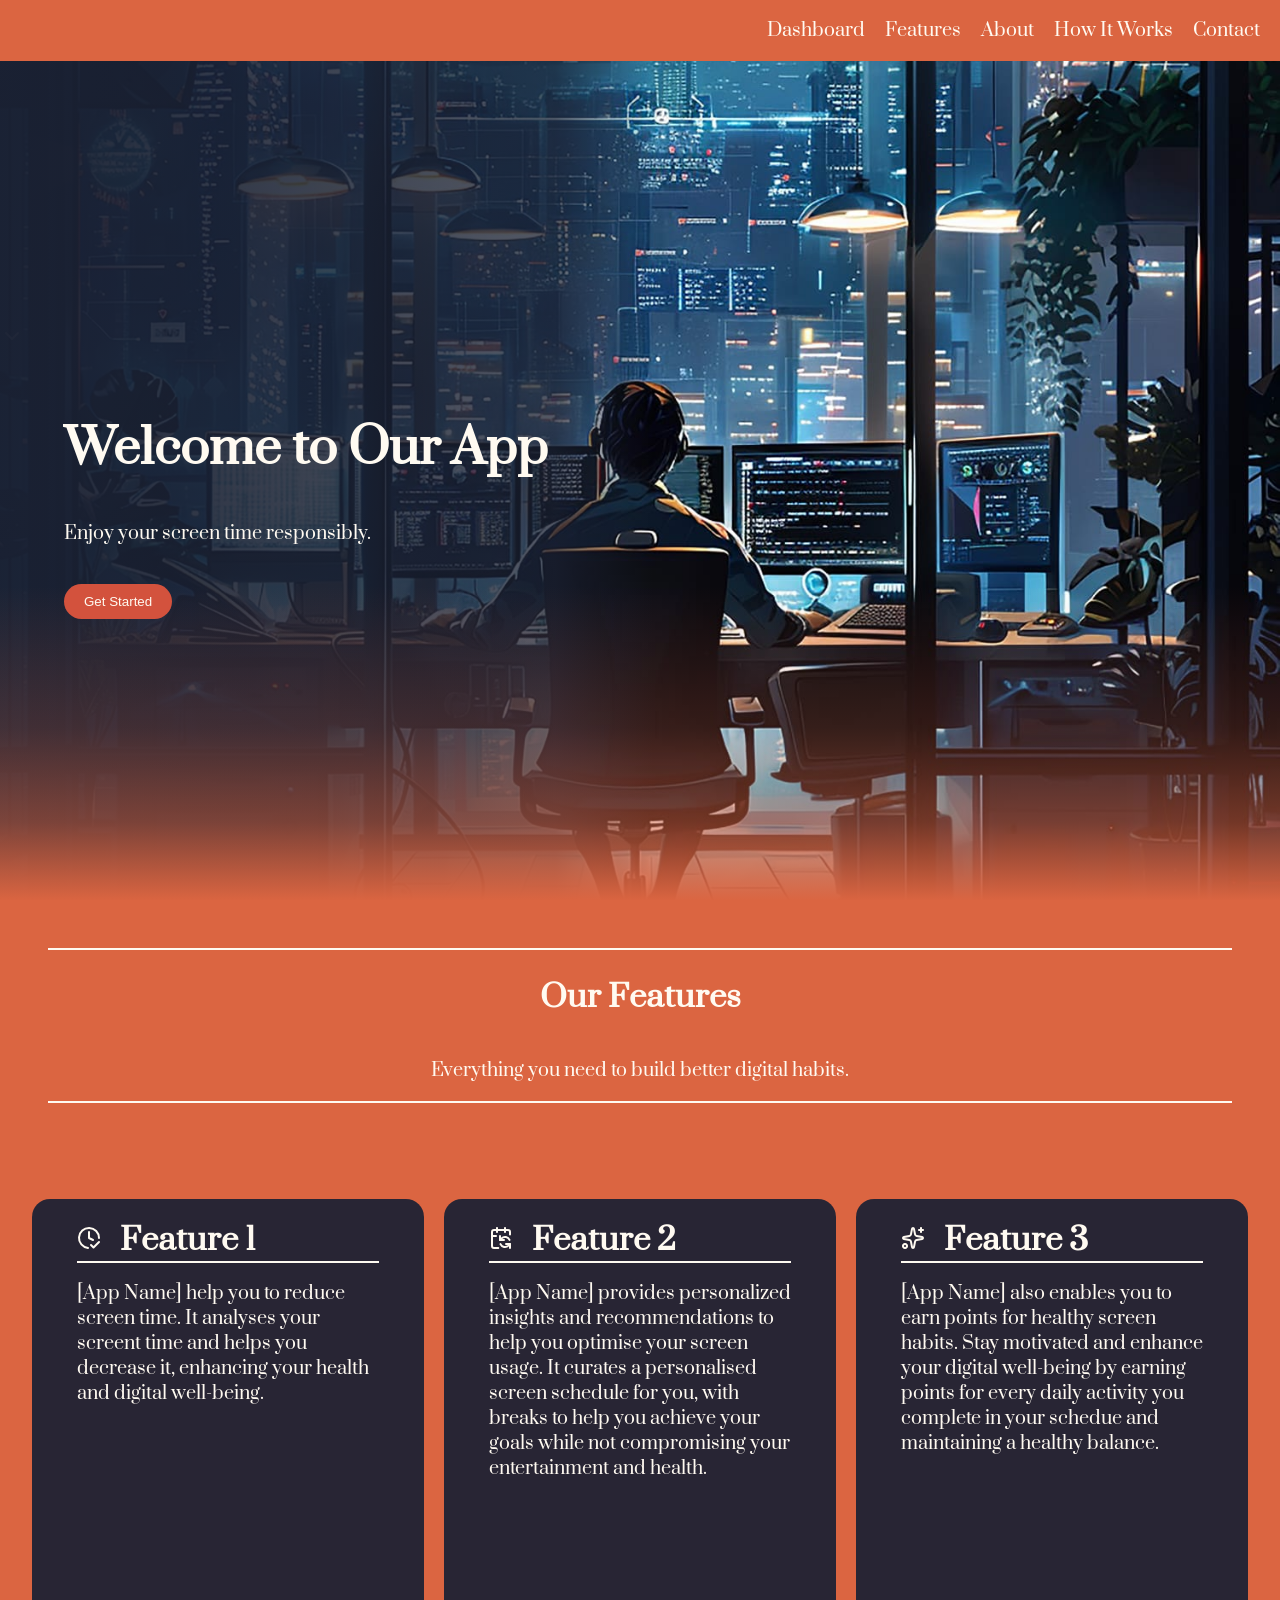
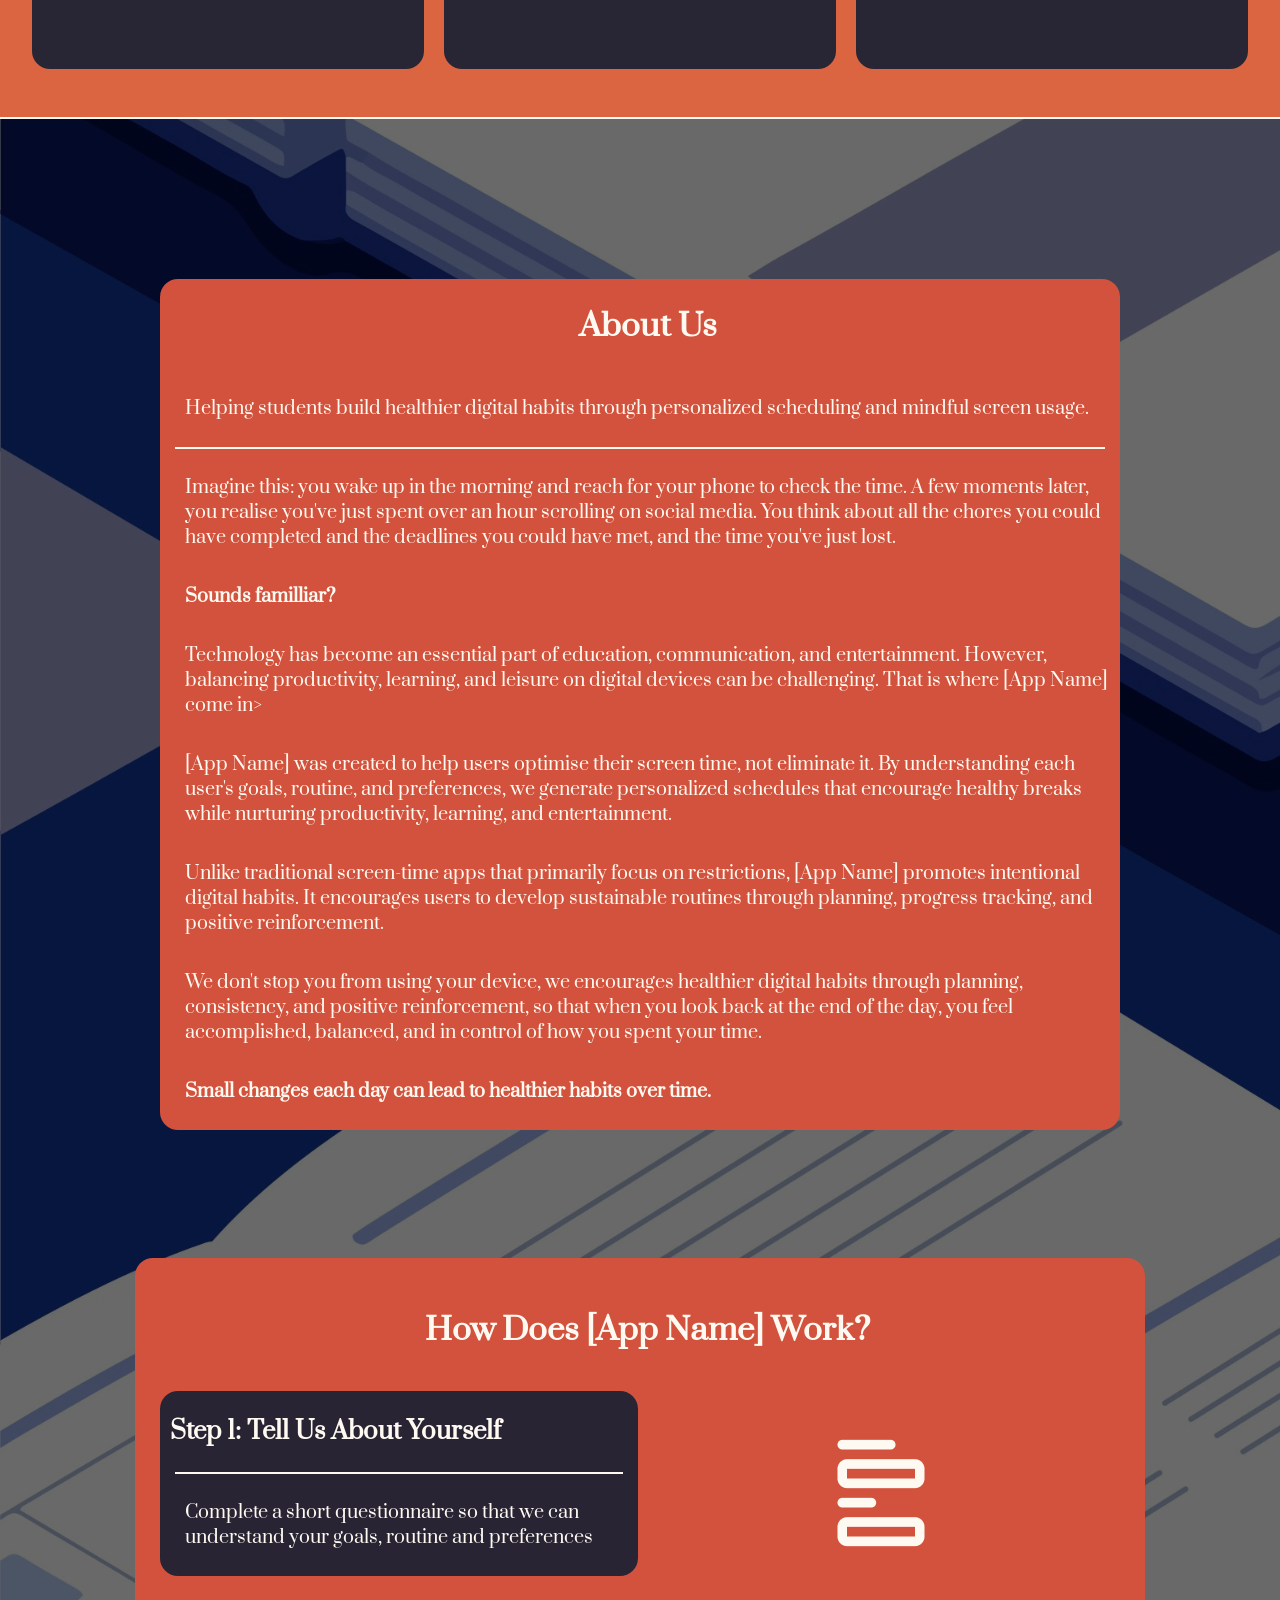
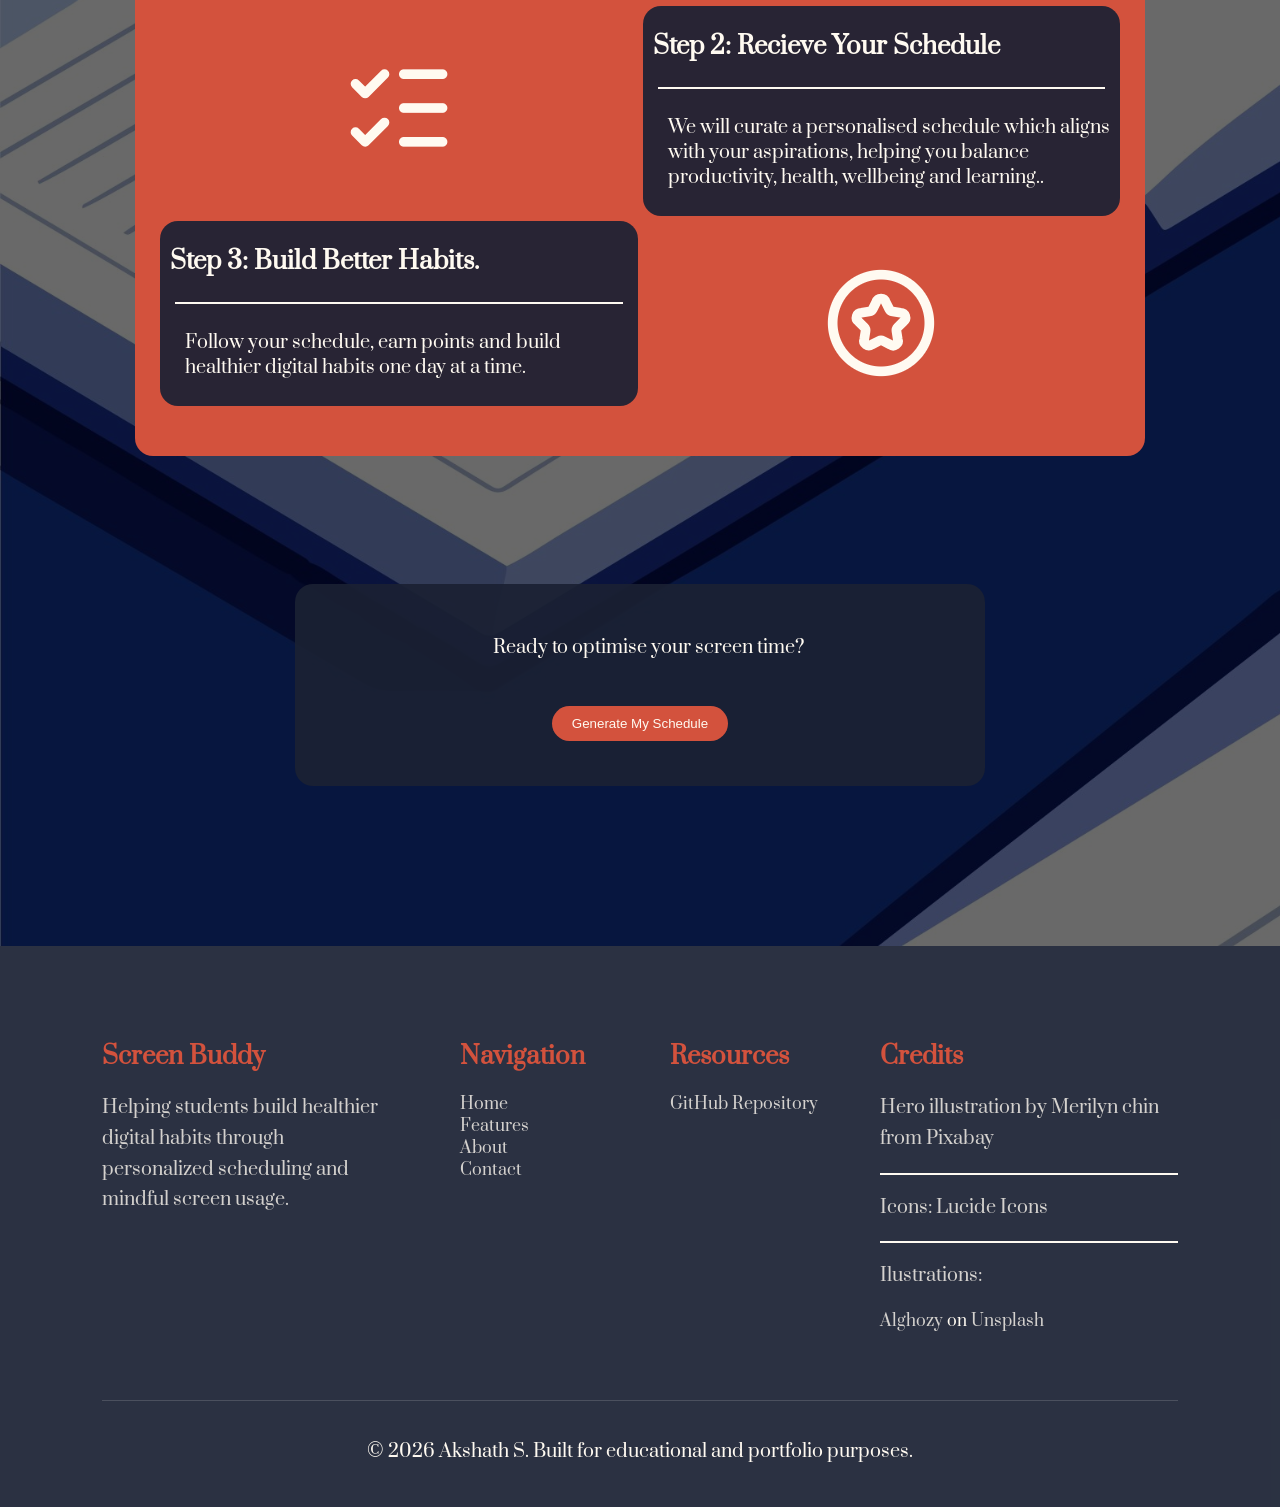
<file: index.html>
<!DOCTYPE html>
<html lang="en">
<head>
    <meta charset="UTF-8">
    <meta name="viewport" content="width=device-width, initial-scale=1.0">
    <title>Screen_Time_Optimiser</title>
    <link rel="stylesheet" href="src/css/styles.css">
    <link rel="stylesheet" href="src/css/components.css">
    <link rel="stylesheet" href="src/css/home.css">
</head>
<body>
    <section class ="hero">
        <div class="overlay"></div>
        <div class="gradient"></div>
        <nav>
            <div class="logo">
                <i></i>
            </div>
            <ul class="navbar" id="navbar">
                <li><a href="/src/pages/dashboard.html">Dashboard</a></li>
                <li><a href="#feature_title__features">Features</a></li>
                <li><a href="#about">About</a></li>
                <li><a href="#how-it-works">How It Works</a></li>
                <li><a href="#contact">Contact</a></li>
            </ul>
        </nav>
        <div class="content">
            <h1>Welcome to Our App</h1>
            <p>Enjoy your screen time responsibly.</p>
            <button class="btn"><a href="src/pages/questionnaire.html" class="button-link">Get Started</a></button>
        </div>
        <div href="features_title__features" class="scroll">
            <img src="/assets/icons/chevron-down.png">
        </div>
    </section>

    <div class="feature_title__features" id="feature_title__features">
            <hr \>
            <h2>Our Features</h2>
            <p class="feature_title_descrption__features">Everything you need to build better digital habits.</p>
            <hr \>
    </div>
    <section class ="features" id="features">
        <div class="feature1__feature">
            <img class="feature1-icon" src="assets/icons/clock-check.png" alt="Feature 1 Image">
            <h2 class="feature1-title">Feature 1</h2>
            <hr \>
            <p>[App Name] help you to reduce screen time. It analyses your screent time and helps you decrease it, enhancing your health and digital well-being.</p>
        </div>
        <div class="feature2__feature"">
            <img class="feature2-icon" src="assets/icons/calendar-sync.png" alt="Feature 2 Image">
            <h2 class="feature2-title">Feature 2</h2>
            <hr \>
            <p>[App Name] provides personalized insights and recommendations to help you optimise your screen usage. It curates a personalised screen schedule for you, with breaks to help you achieve your goals while not compromising your entertainment and health.</p>
        </div>
        <div class="feature3__feature">
            <img class="feature3-icon" src="assets/icons/sparkles.png" alt="Feature 3 Image">
            <h2 class="feature3-title">Feature 3</h2>
            <hr \>
            <p>[App Name] also enables you to earn points for healthy screen habits. Stay motivated and enhance your digital well-being by earning points for every daily activity you complete in your schedue and maintaining a healthy balance.</p>
        </div>
    </section>
    <hr />

    <section id="about">
        <div class="content__about">
            <h2>About Us</h2>
            <p>Helping students build healthier digital habits through personalized scheduling and mindful screen usage.</p>
            <hr />
            <p>Imagine this: you wake up in the morning and reach for your phone to check the time. A few moments later, you realise you've just spent over an hour scrolling on social media. You think about all the chores you could have completed and the deadlines you could have met, and the time you've just lost.</p>
            <p><b>Sounds familliar?</b></p>
            <p>Technology has become an essential part of education, communication, and entertainment. However, balancing productivity, learning, and leisure on digital devices can be challenging. That is where [App Name] come in></p>
            <p>[App Name] was created to help users optimise their screen time, not eliminate it. By understanding each user's goals, routine, and preferences, we generate personalized schedules that encourage healthy breaks while nurturing productivity, learning, and entertainment.</p>
            <p>Unlike traditional screen-time apps that primarily focus on restrictions, [App Name] promotes intentional digital habits. It encourages users to develop sustainable routines through planning, progress tracking, and positive reinforcement.</p>
            <p>We don't stop you from using your device, we encourages healthier digital habits through planning, consistency, and positive reinforcement, so that when you look back at the end of the day, you feel accomplished, balanced, and in control of how you spent your time.</p>
            <p><b>Small changes each day can lead to healthier habits over time.</b></p>
        </div>
        <div class="how-it-works__about" id="how-it-works">
            <h2>How Does [App Name] Work?</h2>
            <div class="containers-how-it-works__about">
                <div class="box1-how-it-works__about">
                    <h3>Step 1: Tell Us About Yourself</h3>
                    <hr />
                    <p>Complete a short questionnaire so that we can understand your goals, routine and preferences</p>
                </div>
                <div class="box2-how-it-works__about">
                    <img src="assets/icons/form.png" alt="A Form"/>
                </div>
                <div class="box3-how-it-works__about">
                    <img src="assets/icons/list-checks.png" alt="A List with Check Marks"/>
                </div>
                <div class="box4-how-it-works__about">
                    <h3>Step 2: Recieve Your Schedule</h3>
                    <hr />
                    <p>We will curate a personalised schedule which aligns with your aspirations, helping you balance productivity, health, wellbeing and learning..</p>
                </div>
                <div class="box5-how-it-works__about">
                    <h3>Step 3: Build Better Habits.</h3>
                    <hr />
                    <p>Follow your schedule, earn points and build healthier digital habits one day at a time.</p>
                </div>
                <div class="box6-how-it-works__about">
                    <img src="assets/icons/circle-star.png" alt="A Gift Box" />
                </div>
            </div>
        </div>
        <div class="cta__about">
            <p>Ready to optimise your screen time?</p>
            <button><a href="/src/pages/questionnaire.html">Generate My Schedule</a></button>
        </div>
    </section>
    
    <footer class="footer" id="contact">
    <div class="footer-container">
        <div class="footer-column">
            <h3>Screen Buddy</h3>
            <p>
                Helping students build healthier digital habits through
                personalized scheduling and mindful screen usage.
            </p>
            <hr />
        </div>
        <div class="footer-column">
            <h3>Navigation</h3>
            <ul>
                <li><a href="#navbar">Home</a></li>
                <li><a href="#features">Features</a></li>
                <li><a href="#about">About</a></li>
                <li><a href="#contact">Contact</a></li>
            </ul>
            <hr />
        </div>
        <div class="footer-column">
            <h3>Resources</h3>
            <a href="https://github.com/akshathcodes-tech/screen-time-optimiser"
               target="_blank">
                GitHub Repository
            </a>
        </div>
        <hr />
        <div class="footer-column">
            <h3>Credits</h3>
            <p>Hero illustration by <a href="https://pixabay.com/users/merilynchin-44401136/?utm_source=link-attribution&utm_medium=referral&utm_campaign=image&utm_content=8876488" target="_blank">Merilyn chin</a> from <a href="https://pixabay.com//?utm_source=link-attribution&utm_medium=referral&utm_campaign=image&utm_content=8876488" target="_blank">Pixabay</a>            </p>
            <hr class="hr1__footer"/>
            <p>Icons: <a href="https://lucide.dev/" target="_blank">Lucide Icons</a></p>
            <hr class="hr2__footer"/>
            <p>Ilustrations:
                <ul>
                    <li><a href="https://unsplash.com/@artgho/illustrations?utm_source=unsplash&utm_medium=referral&utm_content=creditCopyText" target="_blank">Alghozy</a> on <a href="https://unsplash.com/illustrations?utm_source=unsplash&utm_medium=referral&utm_content=creditCopyText" target="_blank">Unsplash</a></li>
                </ul>
            </p>
        </div>
        <hr />
    </div>
    <div class="footer-bottom">
        <p>
            &copy; 2026 Akshath S. Built for educational and portfolio purposes.
        </p>
    </div>
</footer>

</body>
</html>
</file>
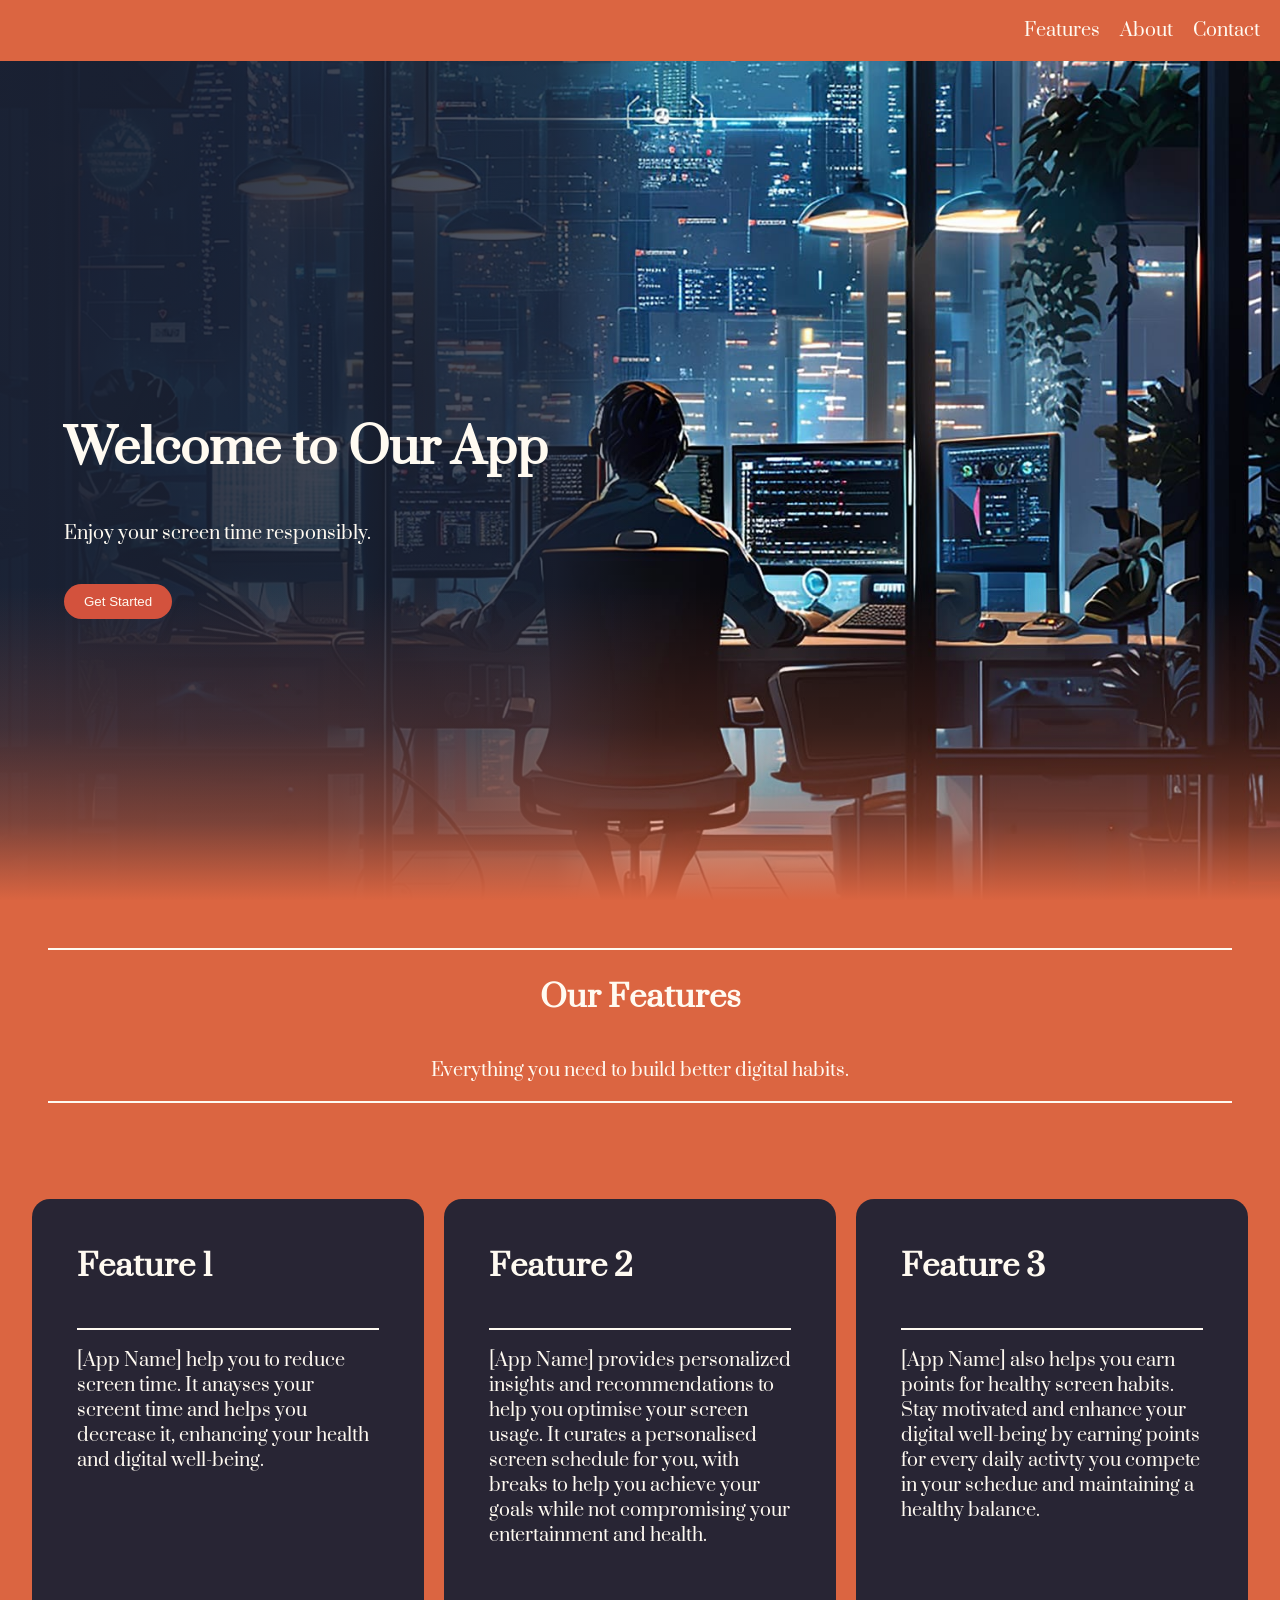
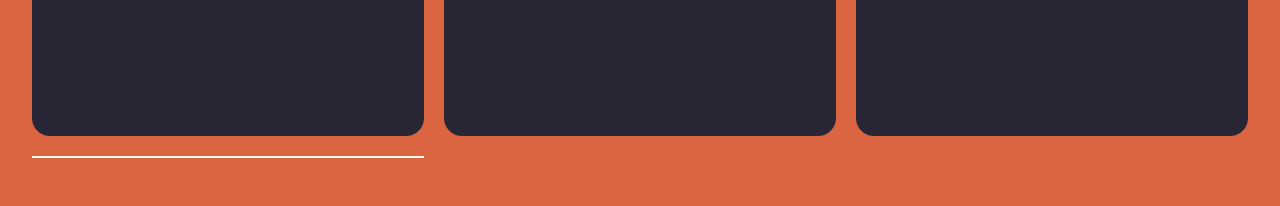
<file: src/index.html>
<!DOCTYPE html>
<html lang="en">
<head>
    <meta charset="UTF-8">
    <meta name="viewport" content="width=device-width, initial-scale=1.0">
    <title>Screen_Time_Optimiser</title>
    <link rel="stylesheet" href="css/styles.css">
    <link rel="stylesheet" href="css/components.css">
    <link rel="stylesheet" href="css/home.css">
</head>
<body>
    <section class ="hero">
        <div class="overlay"></div>
        <div class="gradient"></div>
        <nav>
            <div class="logo">
                <i></i>
            </div>
            <ul class="navbar">
                <li><a href="#feature_title__features">Features</a></li>
                <li><a href="about.html">About</a></li>
                <li><a href="#contact">Contact</a></li>
            </ul>
        </nav>
        <div class="content">
            <h1>Welcome to Our App</h1>
            <p>Enjoy your screen time responsibly.</p>
            <button class="btn"><a href="/src/questionnaire.html" class="button-link">Get Started</a></button>
        </div>
    </section>

    <div class="feature_title__features" id="feature_title__features">
            <hr \>
            <h2>Our Features</h2>
            <p class="feature_title_descrption__features">Everything you need to build better digital habits.</p>
            <hr \>
    </div>
    <section class ="features" id="features">
        <div class="feature1__feature">
            <h2>Feature 1</h2>
            <hr \>
            <p>[App Name] help you to reduce screen time. It anayses your screent time and helps you decrease it, enhancing your health and digital well-being.</p>
        </div>
        <div class="feature2__feature">
            <h2>Feature 2</h2>
            <hr \>
            <p>[App Name] provides personalized insights and recommendations to help you optimise your screen usage. It curates a personalised screen schedule for you, with breaks to help you achieve your goals while not compromising your entertainment and health.</p>
        </div>
        <div class="feature3__feature">
            <h2>Feature 3</h2>
            <hr \>
            <p>[App Name] also helps you earn points for healthy screen habits. Stay motivated and enhance your digital well-being by earning points for every daily activty you compete in your schedue and maintaining a healthy balance.</p>
        </div>
        <hr \>
    </section>
</body>
</html>
</file>
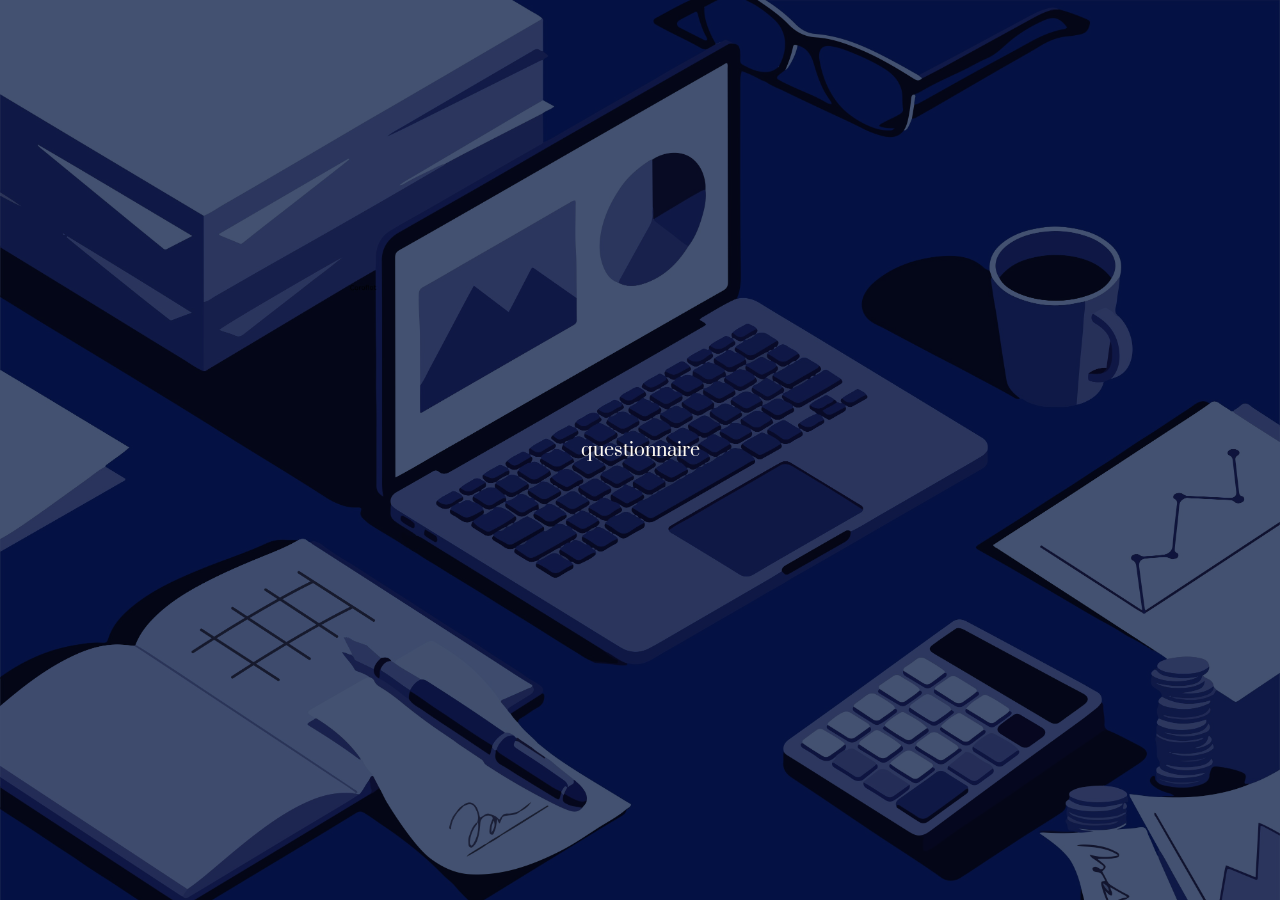
<file: src/questionnaire.html>
<!DOCTYPE html>
<html lang="en">
<head>
    <meta charset="UTF-8">
    <meta name="viewport" content="width=device-width, initial-scale=1.0">
    <link rel="stylesheet" href="css/styles.css">
    <link rel="stylesheet" href="css/components.css">
    <link rel="stylesheet" href="css/questionnaire.css">
    <title>Questionnaire</title>
</head>
<body>
    <p>questionnaire</p>
</body>
</html>
</file>
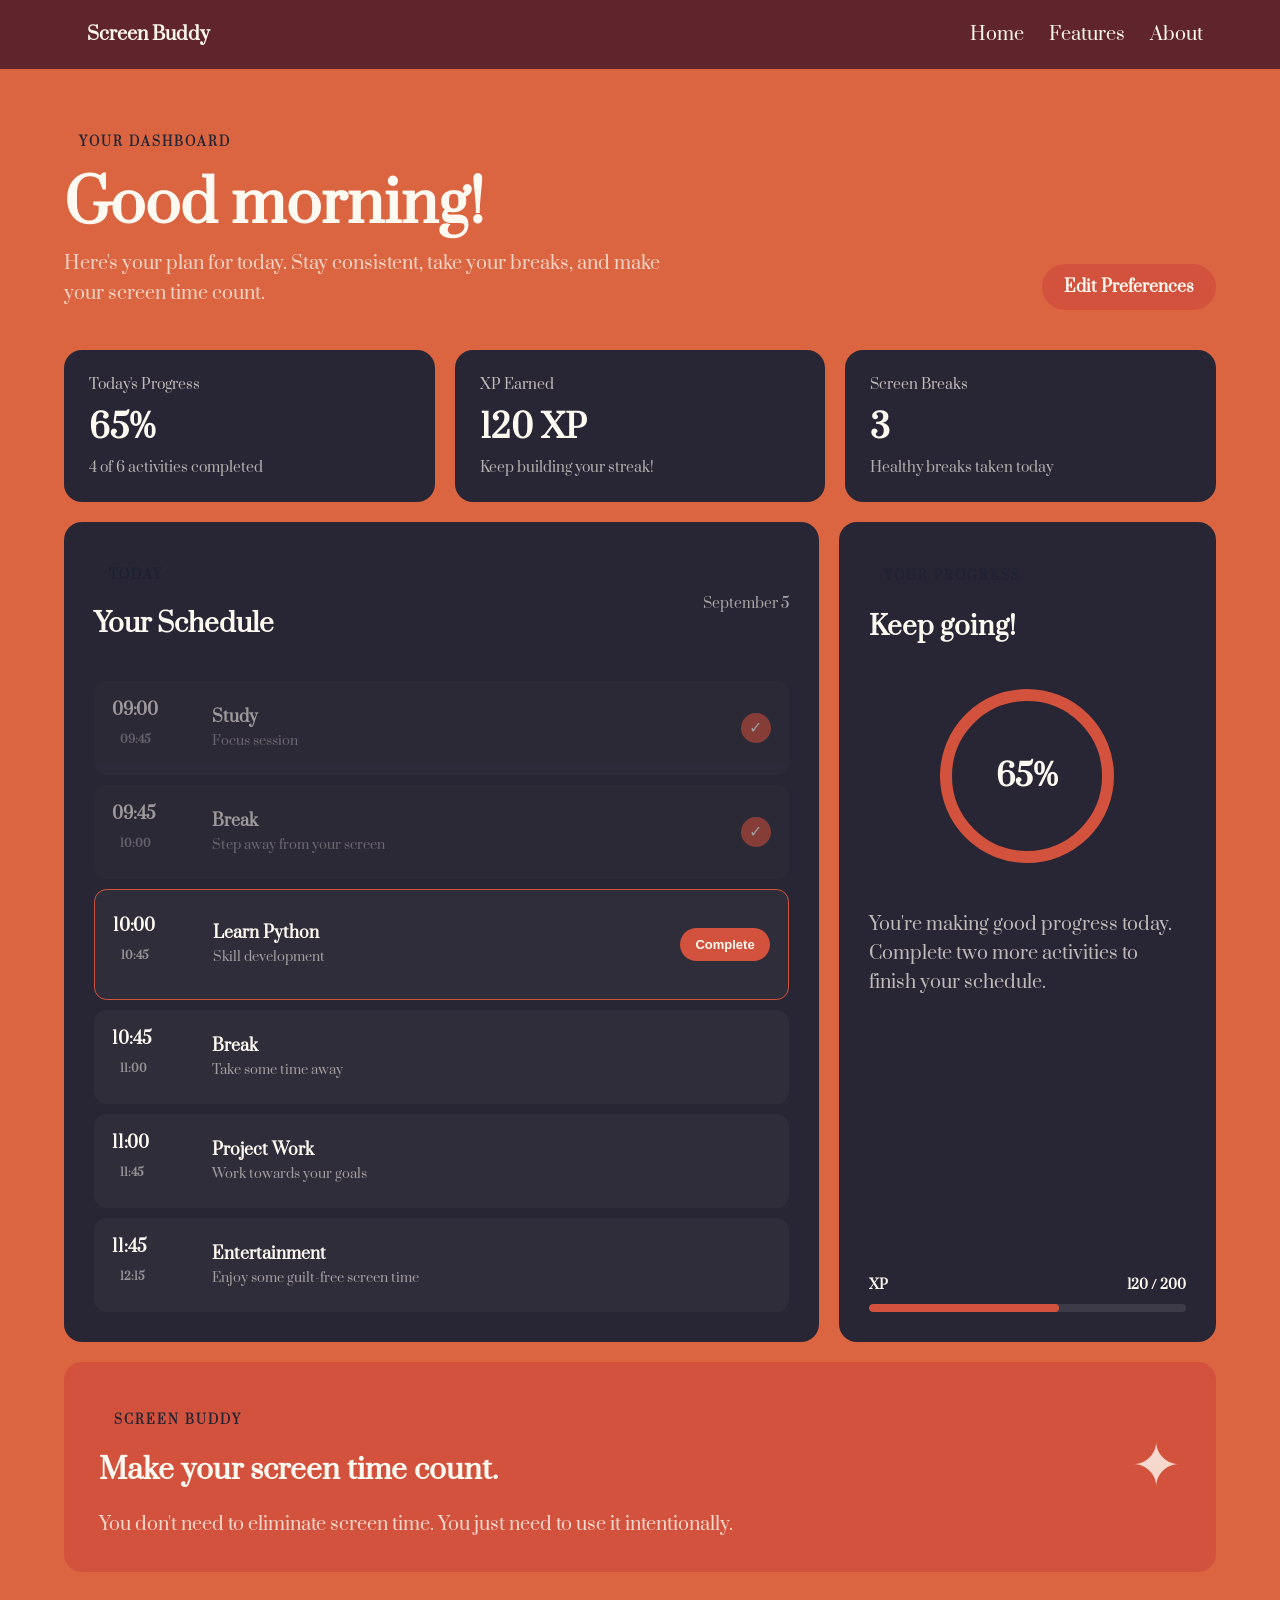
<file: src/pages/dashboard.html>
<!DOCTYPE html>
<html lang="en">
<head>
    <meta charset="UTF-8">
    <meta name="viewport" content="width=device-width, initial-scale=1.0">
    <title>Dashboard</title>
    <link rel="stylesheet" href="/src/css/styles.css">
    <link rel="stylesheet" href="/src/css/components.css">
    <link rel="stylesheet" href="/src/css/dashboard.css">
</head>
<body>
    <nav class="dashboard-nav">
        <div class="logo">
            <i></i>
            <span>Screen Buddy</span>
        </div>

        <div class="dashboard-nav-links">
            <a href="../../index.html">Home</a>
            <a href="../../index.html#features">Features</a>
            <a href="../../index.html#about">About</a>
        </div>
    </nav>


    <section class="dashboard">
        <!-- Header -->
        <section class="dashboard-header">
            <div>
                <p class="eyebrow">YOUR DASHBOARD</p>
                <h1>Good morning!</h1>
                <p>
                    Here's your plan for today. Stay consistent,
                    take your breaks, and make your screen time count.
                </p>
            </div>

            <a href="questionnaire.html" class="edit-button">
                Edit Preferences
            </a>
        </section>


        <!-- Overview cards -->

        <section class="overview">
            <div class="stat-card">
                <span class="stat-label">Today's Progress</span>
                <strong>65%</strong>
                <p>4 of 6 activities completed</p>
            </div>

            <div class="stat-card">
                <span class="stat-label">XP Earned</span>
                <strong>120 XP</strong>
                <p>Keep building your streak!</p>
            </div>

            <div class="stat-card">
                <span class="stat-label">Screen Breaks</span>
                <strong>3</strong>
                <p>Healthy breaks taken today</p>
            </div>

        </section>


        <!-- Main dashboard grid -->

        <section class="dashboard-grid">

            <!-- Schedule -->
            <div class="schedule-card">

                <div class="section-heading">
                    <div>
                        <p class="eyebrow">TODAY</p>
                        <h2>Your Schedule</h2>
                    </div>

                    <span class="date">September 5</span>
                </div>

                <div class="schedule-list">

                    <div class="schedule-item completed">
                        <div class="time">
                            <span>09:00</span>
                            <small>09:45</small>
                        </div>

                        <div class="activity">
                            <h3>Study</h3>
                            <p>Focus session</p>
                        </div>

                        <div class="activity-status">
                            ✓
                        </div>
                    </div>


                    <div class="schedule-item completed">
                        <div class="time">
                            <span>09:45</span>
                            <small>10:00</small>
                        </div>

                        <div class="activity">
                            <h3>Break</h3>
                            <p>Step away from your screen</p>
                        </div>

                        <div class="activity-status">
                            ✓
                        </div>
                    </div>


                    <div class="schedule-item current">
                        <div class="time">
                            <span>10:00</span>
                            <small>10:45</small>
                        </div>

                        <div class="activity">
                            <h3>Learn Python</h3>
                            <p>Skill development</p>
                        </div>

                        <button class="complete-button">
                            Complete
                        </button>
                    </div>


                    <div class="schedule-item">
                        <div class="time">
                            <span>10:45</span>
                            <small>11:00</small>
                        </div>

                        <div class="activity">
                            <h3>Break</h3>
                            <p>Take some time away</p>
                        </div>
                    </div>


                    <div class="schedule-item">
                        <div class="time">
                            <span>11:00</span>
                            <small>11:45</small>
                        </div>

                        <div class="activity">
                            <h3>Project Work</h3>
                            <p>Work towards your goals</p>
                        </div>
                    </div>


                    <div class="schedule-item">
                        <div class="time">
                            <span>11:45</span>
                            <small>12:15</small>
                        </div>

                        <div class="activity">
                            <h3>Entertainment</h3>
                            <p>Enjoy some guilt-free screen time</p>
                        </div>
                    </div>

                </div>

            </div>


            <!-- Progress -->

            <aside class="progress-card">

                <p class="eyebrow">YOUR PROGRESS</p>
                <h2>Keep going!</h2>

                <div class="progress-circle">
                    <span>65%</span>
                </div>

                <p>
                    You're making good progress today.
                    Complete two more activities to finish your schedule.
                </p>

                <div class="xp-section">
                    <div class="xp-header">
                        <span>XP</span>
                        <span>120 / 200</span>
                    </div>

                    <div class="xp-bar">
                        <div class="xp-fill"></div>
                    </div>
                </div>

            </aside>

        </section>


        <!-- Bottom motivation -->

        <section class="dashboard-message">
            <div>
                <p class="eyebrow">SCREEN BUDDY</p>
                <h2>Make your screen time count.</h2>
                <p>
                    You don't need to eliminate screen time.
                    You just need to use it intentionally.
                </p>
            </div>
            <span class="message-icon">✦</span>
        </section>
    </section>

</body>
</html>
</body>
</html>
</file>
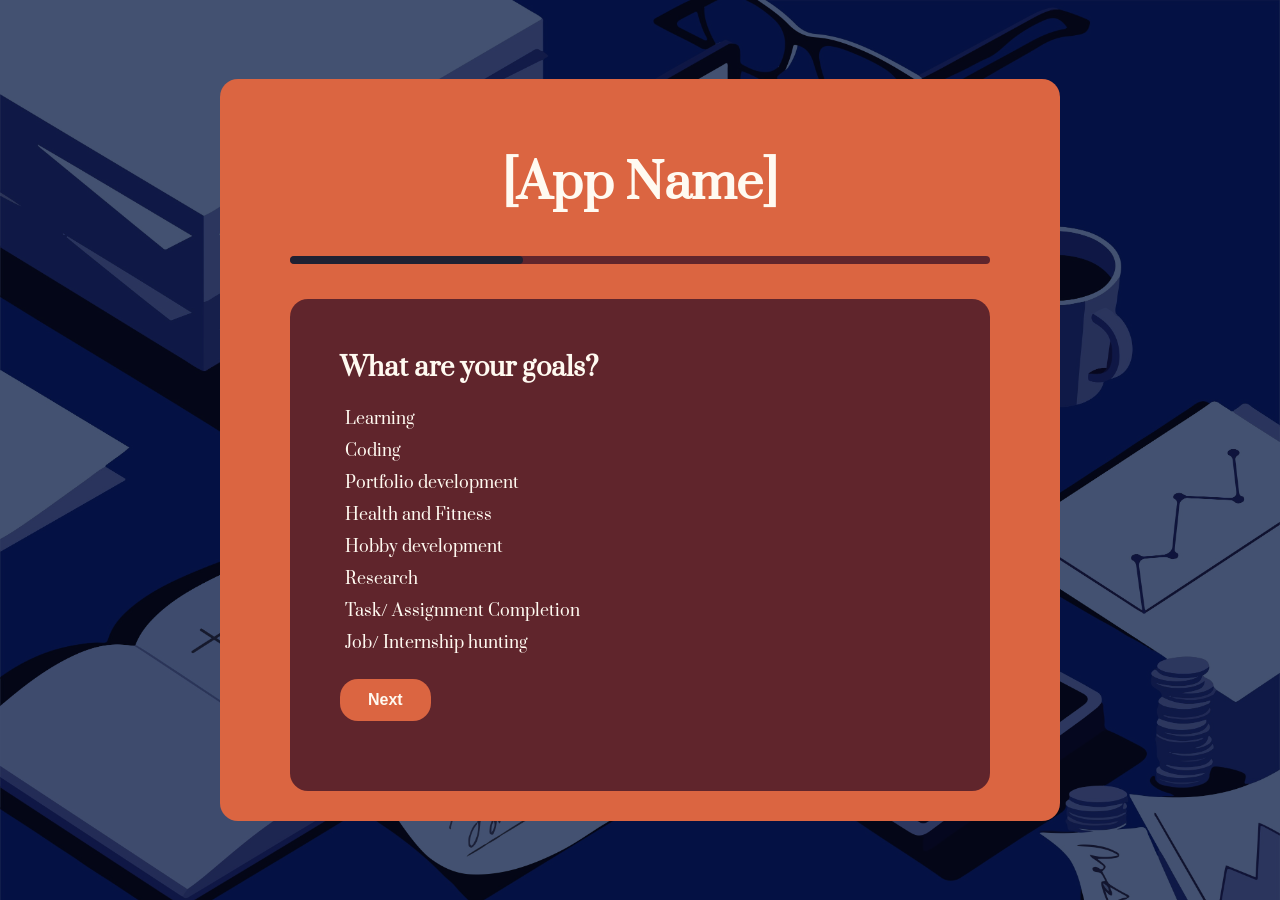
<file: src/pages/questionnaire.html>
<!doctype html>
<html lang="en">
  <head>
    <meta charset="UTF-8" />
    <meta name="viewport" content="width=device-width, initial-scale=1.0" />
    <link rel="stylesheet" href="../css/styles.css" />
    <link rel="stylesheet" href="../css/components.css" />
    <link rel="stylesheet" href="../css/questionnaire.css" />
    <script src="../js/main.js" defer></script>
    <script src="../js/questionnaire.js" defer></script>
    <title>Questionnaire</title>
  </head>
  <body>
    <div class="questionnaire-container">
      <h1 class="questionnaire-title">[App Name]</h1>
      <div class="progress">
        <div class="progress-bar"></div>
      </div>

      <div class="question-container">
        <div class="question active">
          <h3>What are your goals?</h3>
          <label id="user_goals" aria-required="true">
            <input
              type="checkbox"
              class="goals"
              name="goals"
              value="Learning"
            />
            <span>Learning</span>
          </label>
          <label>
            <input type="checkbox" class="goals" name="goals" value="Coding" />
            <span>Coding</span>
          </label>
          <label>
            <input
              type="checkbox"
              class="goals"
              name="goals"
              value="Portfolio development"
            />
            <span>Portfolio development</span>
          </label>
          <label>
            <input
              type="checkbox"
              class="goals"
              name="goals"
              value="Health and Fitness"
            />
            <span>Health and Fitness</span>
          </label>
          <label>
            <input
              type="checkbox"
              class="goals"
              name="goals"
              value="Hobby development"
            />
            <span> Hobby development</span>
          </label>
          <label>
            <input
              type="checkbox"
              class="goals"
              name="goals"
              value="Research"
            />
            <span>Research</span>
          </label>
          <label>
            <input
              type="checkbox"
              class="goals"
              name="goals"
              value="Assignment"
            />
            <span>Task/ Assignment Completion</span>
          </label>
          <label>
            <input
              type="checkbox"
              class="goals"
              name="goals"
              value="Employment"
            />
            <span>Job/ Internship hunting</span>
          </label>

          <div class="question-buttons">
            <button class="next">Next</button>
          </div>
        </div>

        <div class="question">
          <h3>What is your approximate daily screen time?</h3>
          <small
            ><i>
              Excluding screen time during school/work hours for
              professional/academic purposes</i
            ></small
          >
          <label>
            <input
              type="range"
              min="0.5"
              max="10"
              step="0.5"
              value="0.5"
              class="screen-time"
            />
          </label>
          <div class="screen-time-labels">
            <span>30 min</span>
            <span>10 hrs</span>
          </div>
          <div class="slider-value">
            <span id="screen-time-value">0.5 hours</span>
          </div>

          <div class="question-buttons">
            <button class="previous">Previous</button>
            <button class="next">Next</button>
          </div>
        </div>

        <div class="question">
          <h3>What are the goals you give the most priority to?</h3>
          <small>Please select only 3 options</small>
          <label id="user_priority_goals" aria-required="true">
            <input
              type="checkbox"
              class="priority-goals"
              name="priority-goals"
              value="Learning"
            />
            <span>Learning</span>
          </label>
          <label>
            <input
              type="checkbox"
              class="priority-goals"
              name="priority-goals"
              value="Coding"
            />
            <span>Coding</span>
          </label>
          <label>
            <input
              type="checkbox"
              class="priority-goals"
              name="priority-goals"
              value="Portfolio development"
            />
            <span>Portfolio development</span>
          </label>
          <label>
            <input
              type="checkbox"
              class="priority-goals"
              name="priority-goals"
              value="Health and Fitness"
            />
            <span>Health and Fitness</span>
          </label>
          <label>
            <input
              type="checkbox"
              class="priority-goals"
              name="priority-goals"
              value="Hobby development"
            />
            <span> Hobby development</span>
          </label>
          <label>
            <input
              type="checkbox"
              class="priority-goals"
              name="priority-goals"
              value="Research"
            />
            <span>Research</span>
          </label>
          <label>
            <input
              type="checkbox"
              class="priority-goals"
              name="priority-goals"
              value="Assignment"
            />
            <span>Task/ Assignment Completion</span>
          </label>
          <label>
            <input
              type="checkbox"
              class="priority-goals"
              name="priority-goals"
              value="Employment"
            />
            <span>Job/ Internship hunting</span>
          </label>

          <div class="question-buttons">
            <button class="previous">Previous</button>
            <button class="next">Next</button>
          </div>
        </div>

        <div class="question">
          <h3>How much entertainment time would you like?</h3>

          <div class="choice-options">
            <label>
              <input type="radio" name="entertainment" value="0.5" />
              <span>30 minutes</span>
            </label>

            <label>
              <input type="radio" name="entertainment" value="1" />
              <span>1 hour</span>
            </label>

            <label>
              <input type="radio" name="entertainment" value="2" />
              <span>2 hours</span>
            </label>

            <label>
              <input type="radio" name="entertainment" value="3" />
              <span>3 hours</span>
            </label>

            <label>
              <input type="radio" name="entertainment" value="4" />
              <span>4+ hours</span>
            </label>

            <label>
              <input type="radio" name="entertainment" value="decide" />
              <span>Let Screen Buddy decide</span>
            </label>
          </div>

          <div class="question-buttons">
            <button class="previous">Previous</button>
            <button class="next">Next</button>
          </div>
        </div>

        <div class="question">
          <h3>How would you like your activities arranged?</h3>

          <div class="choice-options">
            <label>
              <input type="radio" name="arrangement" value="long" />
              <span>
                <strong>Long focused sessions</strong><br />
                Fewer, longer activity blocks
              </span>
            </label>

            <label>
              <input type="radio" name="arrangement" value="short" />
              <span>
                <strong>Short focused sessions</strong><br />
                More frequent, shorter blocks
              </span>
            </label>

            <label>
              <input type="radio" name="arrangement" value="balanced" />
              <span>
                <strong>Balanced</strong><br />
                A mixture of both
              </span>
            </label>

            <label>
              <input type="radio" name="arrangement" value="flexible" />
              <span>
                <strong>Flexible</strong><br />
                Let Screen Buddy adapt the schedule
              </span>
            </label>
          </div>

          <div class="question-buttons">
            <button class="previous">Previous</button>
            <button class="next">Next</button>
          </div>
        </div>

        <div class="question">
          <h3>How often would you like breaks?</h3>

          <div class="choice-options">
            <label>
              <input type="radio" name="breaks" value="30" />
              <span>Every 30 minutes</span>
            </label>

            <label>
              <input type="radio" name="breaks" value="45" />
              <span>Every 45 minutes</span>
            </label>

            <label>
              <input type="radio" name="breaks" value="60" />
              <span>Every 1 hour</span>
            </label>

            <label>
              <input type="radio" name="breaks" value="activity" />
              <span>Whenever an activity ends</span>
            </label>

            <label>
              <input type="radio" name="breaks" value="decide" />
              <span>Let Screen Buddy decide</span>
            </label>
          </div>

          <div class="question-buttons">
            <button class="previous">Previous</button>
            <button class="next">Generate Schedule</button>
          </div>
        </div>
      </div>
    </div>
  </body>
</html>
</file>
<file: src/css/styles.css>
:root {
    /* Color Palette */ 
    --primary: #d3523d;
    --background: #db6541;
    --accent: #60252c;
    --card: #1a2133ec;
    --success-color: #11491f;
    --danger-color: #6a040f;
    --text: #fffaf1;
    --border: #fffaf1;

    /* Other */
    --radius: 18px;
    --shadow: 0px 8px 24px rgba(0, 0, 0, 0.336);
    --transition: all 0.5s ease-in-out;
}
</file>
<file: src/css/components.css>
@import url('https://fonts.googleapis.com/css2?family=Prata&display=swap');

body {
    margin: 0;
    padding: 0; 
    font-family: 'Prata', serif;
}

h1 {
    font-size: 48px;
    font-family: 'Prata', serif;
}

h2 {
    font-size: 31px;
    font-family: 'Prata', serif;
    padding-bottom: 15px;
    color: var(--text);
}

h3 {
    font-size: 24px;
    font-family: 'Prata', serif;
    margin: 0, 0, 10px;
    color: var(--text);
}

small {
    padding: 8px;
    padding-bottom: 10px;
}

p {
    font-size: 18px;
    color: var(--text);
    position: relative 
    
}

a {
    text-decoration: none;
    color: var(--text);
}

nav {
    display: flex;
    text-align: justify;
    font-size: 18px;
    color: var(--text);
    position: relative;
    display: flex;
    background-color: var(--background);
    justify-content: right; /* Horizontally centers the text block */
    align-items: center;     /* Vertically centers the text block */
}

button {
    background-color: var(--primary);
    color: var(--text);
    border: none;
    margin: 20px 0;
    padding: 10px 20px;
    border-radius: var(--radius);
}

button:hover {
    background-color: var(--accent);
    transform: scale(1.11);
    transition: var(--transition);
}

hr {
    border: 1px solid var(--border);
    margin: 0%;
}
</file>
<file: src/css/home.css>
/*==============*/
/* Home CSS */
/*==============*/

/*Element Styling*/

.hero {
    position: relative;
    height: 100vh;
    background-image: url('/../../assets/images/hero_background.jpeg');
    background-size: cover;
    background-position: center;
    background-repeat: no-repeat;
}

.overlay {
    position: absolute;
    inset: 0;
    top: 0;
    width: 40%;
    height: 100%;
    pointer-events: none;
}

.gradient {
    position: absolute;
    left: 0;
    right: 0;
    bottom: -0.5px;
    z-index: 1;
    pointer-events: none;
    height: 35%;    
    background: linear-gradient(
        to bottom,
        rgba(219, 101, 65, 0) 0%,
        rgba(219, 101, 65, 0.205) 45%,
        rgba(219, 101, 65, 0.507) 75%,
        rgb(219, 101, 65) 100%
    );
}


.content {
    z-index: 2;
    position: relative;
    top: 35%;
    padding-left: 5%;
    color: var(--text);
    transition: all 3s smooth;
}

.scroll {
    align-content: center
}

.navbar {
    font-size: 18px;
    color: var(--text);
    position: relative;
    display: flex;
    list-style-type: none;   /* Removes bullet points */
    gap: 20px; 
    margin-right: 20px; /* Adds space between list items */
}

.navbar a:hover {
    color: var(--accent);
    padding-top: 5px;
    transition: var(--transition);
}

.features {
    display: grid;
    grid-template-columns: repeat(3, 1fr);
    gap: 20px;
    text-align: left;
    padding: 3rem 2rem;
    background: var(--background);
}

.feature1-title, .feature2-title, .feature3-title {
    display: inline;
    margin-left: 15px;
}

.feature_title__features {
    display: block;
    text-align: center;
    color: var(--text);
    padding: 3rem;
    background: var(--background);
}

.feature_title_descrption__features {
    text-align: center;
}

.feature1__feature, .feature2__feature, .feature3__feature {
    border-radius: var(--radius);
    background: var(--card);
    padding: 45px;
    padding-bottom: 170px;
    padding-top: 20px;
}


#about {
    background-image: url('/../../assets/images/feature_illustration_1.jpg');
    background-size: cover;
    background-color: rgba(0, 0, 0, 0.589);
    background-blend-mode: overlay;
    display: grid;
    row-gap: 8em;
    margin: 0;
    height: 100%;
    width: 100%;
    padding-top: 10em;
    padding-bottom: 10em;
}

.content__about {
    background-color: var(--primary);
    border-radius: var(--radius);
    margin: auto;
    width: min(75%);
}

#about h2 {
    padding-left: 15px;
    text-align: center;
}

#about p {
    padding: 8px;
    padding-left: 25px;
}

#about hr{
    margin-left: 15px;
    margin-right: 15px;
}

.how-it-works__about{
    background-color: var(--primary);
    border-radius: var(--radius);
    margin: auto;
    width: min(75%);
    padding: 25px;
}

.containers-how-it-works__about {
    display: grid;
    grid-template-areas: 
    'box-1 box-2'
    'box-3 box-4'
    'box-5 box-6';
    gap: 5px;
    border: var(--radius);
    grid-template-columns: repeat(2, 1fr);
    grid-auto-rows: 1fr; 
}

.containers-how-it-works__about h3{
    padding-left: 10px;
    padding-right: 10px;
}

.box1-how-it-works__about, .box4-how-it-works__about, .box5-how-it-works__about {
    border-radius: var(--radius);
    height: max-content;
    background-color: var(--card);
}

.box2-how-it-works__about, .box3-how-it-works__about, .box6-how-it-works__about {
    border-radius: var(--radius);
    align-self: center;
    text-align: center;
}

.box1-how-it-works__about {
    grid-area: box-1;
}

.box2-how-it-works__about {
    grid-area: box-2;
}

.box3-how-it-works__about {
    grid-area: box-3;
}

.box4-how-it-works__about {
    grid-area: box-4;
}

.box5-how-it-works__about {
    grid-area: box-5;
}

.box6-how-it-works__about {
    grid-area: box-6;
}

.cta__about {
    display: inline;
    background-color: var(--card);
    text-align: center;
    border-radius: var(--radius);
    padding: 25px;
    margin: auto;
    width: min(50%);
}

.footer{
    background: var(--card);
    color: var(--text);
    padding: 70px 8% 25px;
}

.footer-container{
    display:grid;
    grid-auto-flow: column;
    gap:60px;
}

.footer-column{
    min-width:150px;
}

.footer-column h3{
    margin-bottom: 20px;
    color: var(--primary);
}

.footer-column p{
    line-height:1.7;
    color:rgba(255,250,241,0.8);
}

.footer-column ul{
    list-style-type: none;
    padding-left: 0;
    margin: 0;
}

.footer-column a{
    margin-bottom:12px;
    text-decoration:none;
    color:rgba(255,250,241,0.8);
    transition:0.3s;
}

.footer-column a:hover{
    color: var(--primary);
    padding-left: 5px;
}

.footer hr:not(.hr1__footer):not(.hr2__footer) {
    display: none;
}

.footer-bottom{
    margin-top:50px;
    padding-top:20px;
    border-top:1px solid rgba(255,255,255,0.15);
    text-align:center;
    color:rgba(255,250,241,0.7);
    font-size:14px;
}

/*================*/
/* Media Queries */
/*================*/


/* Large screens */
@media (max-width: 1920px) {
    .overlay {
        width: 40%;
        background: linear-gradient(
            to right,
            rgba(26,33,51,0.979) 0%,
            rgba(26,33,51,0.75) 85%,
            rgba(26,33,51,0) 100%
        );
    }
}


/* Desktop */
@media (max-width: 1600px) {
    .overlay {
        width: 45%;
    }
}


/* Smaller desktop / laptop */
@media (max-width: 1280px) {
    .overlay {
        width: 51%;
    }
}


/* Tablet / small laptop */
@media (max-width: 1024px) {
    .overlay {
        width: 75%;
    }

    .feature1-title,
    .feature2-title,
    .feature3-title {
        font-size: 27px;
    }

    .footer-container {
        gap: 40px;
    }
}


/* Tablet */
@media (max-width: 875px) {
    .overlay {
        width: 75%;
    }

    .footer-container {
        grid-template-columns: 1fr 2fr;
        gap: 10px;
    }
}


/* Mobile */
@media (max-width: 779px) {

    .overlay {
        width: 100%;
        background: rgba(26,33,51,0.75);
    }

    .features {
        display: block;
        padding-left: 30px;
        padding-right: 30px;
    }

    .feature1__feature,
    .feature2__feature,
    .feature3__feature {
        margin-bottom: 20px;
    }

    .footer-container {
        display: block;
    }

    .footer hr:not(.hr1__footer):not(.hr2__footer) {
        display: block;
    }
}


/* Small mobile */
@media (max-width: 615px) {

    .navbar {
        display: none;
    }

    .containers-how-it-works__about {
        display: block;
    }

    .box1-how-it-works__about,
    .box4-how-it-works__about,
    .box5-how-it-works__about {
        padding: 10px;
        margin-bottom: 15px;
    }

    .box2-how-it-works__about,
    .box3-how-it-works__about,
    .box6-how-it-works__about {
        display: none;
    }
}


/* Very small screens */
@media (max-width: 480px) {

    .features {
        padding-left: 20px;
        padding-right: 20px;
    }

    .feature1__feature,
    .feature2__feature,
    .feature3__feature {
        padding: 25px;
        padding-bottom: 100px;
    }

    .feature1-title,
    .feature2-title,
    .feature3-title {
        font-size: 23px;
    }

    .feature_title__features {
        padding: 2rem 1rem;
    }

    #about {
        padding-top: 5em;
        padding-bottom: 5em;
    }

    .content__about,
    .how-it-works__about {
        width: 90%;
    }

    .cta__about {
        width: 75%;
    }
}
</file>
<file: src/css/questionnaire.css>
/*-------------------*/
/* Questionnaire CSS */
/*-------------------*/

body {
  max-width: 100%;
  min-height: 100vh;
  display: flex;
  flex-direction: column;
  align-items: center;
  justify-content: center;
  background: var(--card);
  background-image: url("/assets/images/feature_illustration_2.jpg");
  background-blend-mode: overlay;
  background-size: cover;
  color: var(--text);
  overflow-x: hidden;
  overflow-y: auto;
}

.questionnaire-container {
  display: flex;
  flex-direction: column;
  align-items: center;
  justify-content: center;
  width: min(800px, 90%);
  max-width: 800px;
  margin: auto;
  margin-top: 20px;
  margin-bottom: 20px;
  padding: 20px;
  background: var(--background);
  border-radius: var(--radius);
}

.questionnaire-title {
  font-size: clamp(32px, 5vw, 48px);
  margin-bottom: 20px;
  width: min(600px, 90%);
  padding: 20px;
  border-radius: var(--radius);
  align-self: center;
  text-align: center;
}

/* Progress bar */

.progress {
  width: min(700px, 90%);
  height: 8px;
  background: var(--accent);
  border-radius: 999px;
  overflow: hidden;
  margin-bottom: 35px;
}

.progress-bar {
  width: 33.333%;
  height: 100%;
  background: var(--card);
  border-radius: 999px;
  transition: width 0.5s ease;
}

/* Question container */

.question-container {
  width: min(700px, 90%);
  position: relative;
}

/* Individual question */

.question {
  display: none;
  background: var(--accent);
  border-radius: var(--radius);
  padding: 50px;
  min-height: 300px;
  box-sizing: border-box;
  opacity: 0;
  transform: translateX(30px);
  margin-bottom: 10px;
}

/* Current question */

.question.active {
  display: flex;
  flex-direction: column;
  justify-content: space-between;
  opacity: 1;
  transform: translateX(0);
  animation: questionIn 0.45s ease;
}

/* Question heading */

.question h3 {
  font-size: clamp(24px, 2vw, 35px);
  line-height: 1.2;
  color: var(--text);
  margin: 0;
  padding-bottom: 10px;
  padding-top: 4px;
  margin-bottom: 10px;
}

/* Question buttons */

.question-buttons {
  display: flex;
  justify-content: space-between;
  align-items: center;
  margin-top: auto;
}

.screen-time label {
  padding: 100px;
}

.question small {
  padding: 15px;
  padding-left: 0;
}

/* Goal options */

input[type="checkbox"] {
  display: none;
}

.question label {
  cursor: pointer;
}

.question span {
  color: var(--text);
  display: block;
  padding: 5px;
  transition:
    transform 0.2s ease,
    opacity 0.2s ease,
    background-color 0.2s ease;
}

.question label span:hover {
  background: var(--background);
  border-radius: var(--radius);
  padding-left: 8px;
  transform: translateY(-2px);
  opacity: 0.9;
}

.question input[type="checkbox"]:checked + span {
  background-color: var(--background);
  border-radius: var(--radius);
  padding-left: 8px;
}

/* Screen-time slider */

.screen-time {
  display: block;
  appearance: none;
  width: 100%;
  height: 6px;
  border-radius: 999px;
  background: var(--background);
  cursor: pointer;
  outline: none;
  padding: 4px;
}

#screen-time-value {
  align-self: center;
  text-align: center;
  transform: translateY(-28px);
}

/* Chrome, Safari, Edge, Opera */

input[type="range"]::-webkit-slider-thumb {
  -webkit-appearance: none;
  appearance: none;
  width: 20px;
  height: 20px;
  transform: translateY(22%);
  background: var(--text);
  border-radius: 50%;
  cursor: pointer;
  margin-top: -7px;
  box-shadow: 0 0 0 3px var(--background);
}

/* Firefox */

input[type="range"]::-moz-range-thumb {
  width: 20px;
  height: 20px;
  background: var(--text);
  border: none;
  transform: translateY(22%);
  border-radius: 50%;
  cursor: pointer;
  box-shadow: 0 0 0 3px var(--background);
}

/* Slider labels */

.screen-time-labels {
  display: flex;
  justify-content: space-between;
  margin-top: 10px;
  font-size: 14px;
  color: var(--text);
  opacity: 0.8;
}

/*Choice*/

.choice-options {
  display: grid;
  grid-template-columns: 1fr 1fr;
  gap: 12px;
}

.choice-options input {
  display: none;
}

.choice-options span {
  display: block;
  border-radius: var(--radius);
  background: transparent;
  cursor: pointer;
  transition: 0.2s ease;
}

.choice-options span:hover {
  background: var(--background);
}

.choice-options input:checked + span {
  background: var(--background);
}

/* Buttons */

.next,
.previous {
  align-self: flex-end;
  padding: 12px 28px;
  border: none;
  border-radius: var(--radius);
  background: var(--background);
  color: var(--text);
  font-size: 16px;
  font-weight: 600;
  cursor: pointer;
  transition:
    transform 0.2s ease,
    opacity 0.2s ease,
    background-color 0.2s ease;
}

.next:hover,
.previous:hover {
  transform: translateY(-2px);
  opacity: 0.9;
  background-color: var(--primary);
}

.next:active,
.previous:active {
  transform: translateY(0);
}

/* Question transition */

@keyframes questionIn {
  from {
    opacity: 0;
    transform: translateX(30px);
  }

  to {
    opacity: 1;
    transform: translateX(0);
  }
}

/* Mobile */

@media (max-width: 600px) {
  body {
    padding: 25px 15px;
  }

  .progress {
    width: 95%;
    margin-bottom: 25px;
  }

  .question-container {
    width: 95%;
  }

  .question {
    padding: 35px 25px;
    min-height: 280px;
  }

  .question h3 {
    font-size: 28px;
    margin-bottom: 25px;
  }

  .goal-options,
  .choice-options {
    grid-template-columns: 1fr;
  }
}
</file>
<file: src/css/dashboard.css>
/*---------------*/
/* Dashboard CSS */
/*---------------*/

body {
    background: var(--background);
    color: var(--text);
    min-height: 100vh;
}

/* Navigation */

.dashboard-nav {
    width: 100%;
    box-sizing: border-box;

    display: flex;
    justify-content: space-between;
    align-items: center;

    padding: 22px 6%;

    background: var(--accent);
}

.dashboard-nav .logo {
    display: flex;
    align-items: center;
    gap: 10px;

    color: var(--text);
    font-weight: 700;
}

.dashboard-nav-links {
    display: flex;
    gap: 25px;
}

.dashboard-nav-links a {
    color: var(--text);
    text-decoration: none;
    transition: 0.2s ease;
}

.dashboard-nav-links a:hover {
    color: var(--primary);
}


/* Main */

.dashboard {
    width: min(1200px, 90%);
    margin: 0 auto;
    padding: 50px 0 80px;
}


/* Header */

.dashboard-header {
    display: flex;
    justify-content: space-between;
    align-items: flex-end;
    gap: 30px;
    margin-bottom: 40px;
}

.eyebrow {
    margin: 0 0 8px;
    font-size: 12px;
    font-weight: 700;
    letter-spacing: 2px;
    padding: 15px;
    color: var(--card);
}

.dashboard-header h1 {
    margin: 0 0 12px;
    font-size: clamp(36px, 5vw, 58px);
    line-height: 1.1;
}

.dashboard-header > div > p:last-child {
    max-width: 600px;
    margin: 0;
    line-height: 1.7;
    opacity: 0.75;
}


/* Buttons */

.edit-button,
.complete-button {
    border: none;
    background: var(--primary);
    text-decoration: none;
    font-weight: 600;
    cursor: pointer;
    transition:
        transform 0.2s ease,
        opacity 0.2s ease;
}

.edit-button {
    padding: 12px 22px;
    border-radius: 999px;
}

.edit-button:hover,
.complete-button:hover {
    transform: translateY(-2px);
    opacity: 0.9;
    background: var(--accent);
}


/* Overview */

.overview {
    display: grid;
    grid-template-columns: repeat(3, 1fr);
    gap: 20px;

    margin-bottom: 20px;
}

.stat-card {
    background: var(--card);
    border-radius: var(--radius);

    padding: 25px;
}

.stat-label {
    display: block;

    margin-bottom: 12px;

    font-size: 14px;
    opacity: 0.7;
}

.stat-card strong {
    display: block;

    font-size: 32px;
    margin-bottom: 8px;
}

.stat-card p {
    margin: 0;

    font-size: 14px;
    opacity: 0.65;
}


/* Dashboard grid */

.dashboard-grid {
    display: grid;

    grid-template-columns: 2fr 1fr;

    gap: 20px;
}


/* Cards */

.schedule-card,
.progress-card {
    background: var(--card);
    border-radius: var(--radius);
    padding: 30px;
}


/* Section heading */

.section-heading {
    display: flex;
    justify-content: space-between;
    align-items: center;

    margin-bottom: 25px;
}

.section-heading h2,
.progress-card h2 {
    margin: 0;
    font-size: 26px;
}

.date {
    font-size: 14px;
    opacity: 0.6;
}


/* Schedule */

.schedule-list {
    display: flex;
    flex-direction: column;
    gap: 10px;
}

.schedule-item {
    display: grid;
    grid-template-columns: 80px 1fr auto;
    align-items: center;
    gap: 20px;

    padding: 18px;

    border-radius: calc(var(--radius) * 0.7);

    background: rgba(255, 255, 255, 0.035);
}

.time {
    display: flex;
    flex-direction: column;

    font-weight: 600;
}

.time small {
    margin-top: 3px;

    font-size: 11px;
    opacity: 0.5;
}

.activity h3 {
    margin: 0 0 4px;

    font-size: 16px;
}

.activity p {
    margin: 0;

    font-size: 13px;
    opacity: 0.55;
}

.activity-status {
    width: 30px;
    height: 30px;

    display: flex;
    justify-content: center;
    align-items: center;

    border-radius: 50%;

    background: var(--primary);
}

.schedule-item.completed {
    opacity: 0.55;
}

.schedule-item.current {
    border: 1px solid var(--primary);
}


/* Complete button */

.complete-button {
    padding: 9px 15px;
    border-radius: 999px;

    font-size: 13px;
}


/* Progress card */

.progress-card {
    display: flex;
    flex-direction: column;
}

.progress-circle {
    width: 150px;
    height: 150px;

    display: flex;
    align-items: center;
    justify-content: center;

    margin: 30px auto;

    border-radius: 50%;

    border: 12px solid var(--primary);
}

.progress-circle span {
    font-size: 30px;
    font-weight: 700;
}

.progress-card > p {
    line-height: 1.6;
    opacity: 0.7;
}


/* XP */

.xp-section {
    margin-top: auto;
}

.xp-header {
    display: flex;
    justify-content: space-between;

    margin-bottom: 10px;

    font-size: 13px;
    font-weight: 600;
}

.xp-bar {
    height: 8px;

    overflow: hidden;

    border-radius: 999px;

    background: rgba(255, 255, 255, 0.1);
}

.xp-fill {
    width: 60%;
    height: 100%;

    background: var(--primary);
    border-radius: 999px;
}


/* Bottom message */

.dashboard-message {
    display: flex;
    justify-content: space-between;
    align-items: center;

    margin-top: 20px;

    padding: 35px;

    background: var(--primary);
    color: var(--text);

    border-radius: var(--radius);
}

.dashboard-message h2 {
    margin: 0 0 8px;
    font-size: 28px;
}

.dashboard-message p:last-child {
    margin: 0;
    opacity: 0.8;
}

.message-icon {
    font-size: 60px;
    opacity: 0.8;
}


/* =========================
   Responsive
========================= */

@media (max-width: 900px) {

    .overview {
        grid-template-columns: 1fr;
    }

    .dashboard-grid {
        grid-template-columns: 1fr;
    }

    .progress-card {
        min-height: 350px;
    }
}


@media (max-width: 600px) {

    .dashboard-nav {
        padding: 18px 5%;
    }

    .dashboard-nav-links {
        display: none;
    }

    .dashboard {
        width: 92%;
        padding-top: 30px;
    }

    .dashboard-header {
        flex-direction: column;
        align-items: flex-start;
    }

    .edit-button {
        width: 100%;
        box-sizing: border-box;
        text-align: center;
    }

    .schedule-card,
    .progress-card {
        padding: 20px;
    }

    .schedule-item {
        grid-template-columns: 55px 1fr;
        gap: 12px;
    }

    .activity-status,
    .complete-button {
        grid-column: 2;
        justify-self: start;
    }

    .dashboard-message {
        padding: 25px;
    }

    .message-icon {
        display: none;
    }
}
</file>
